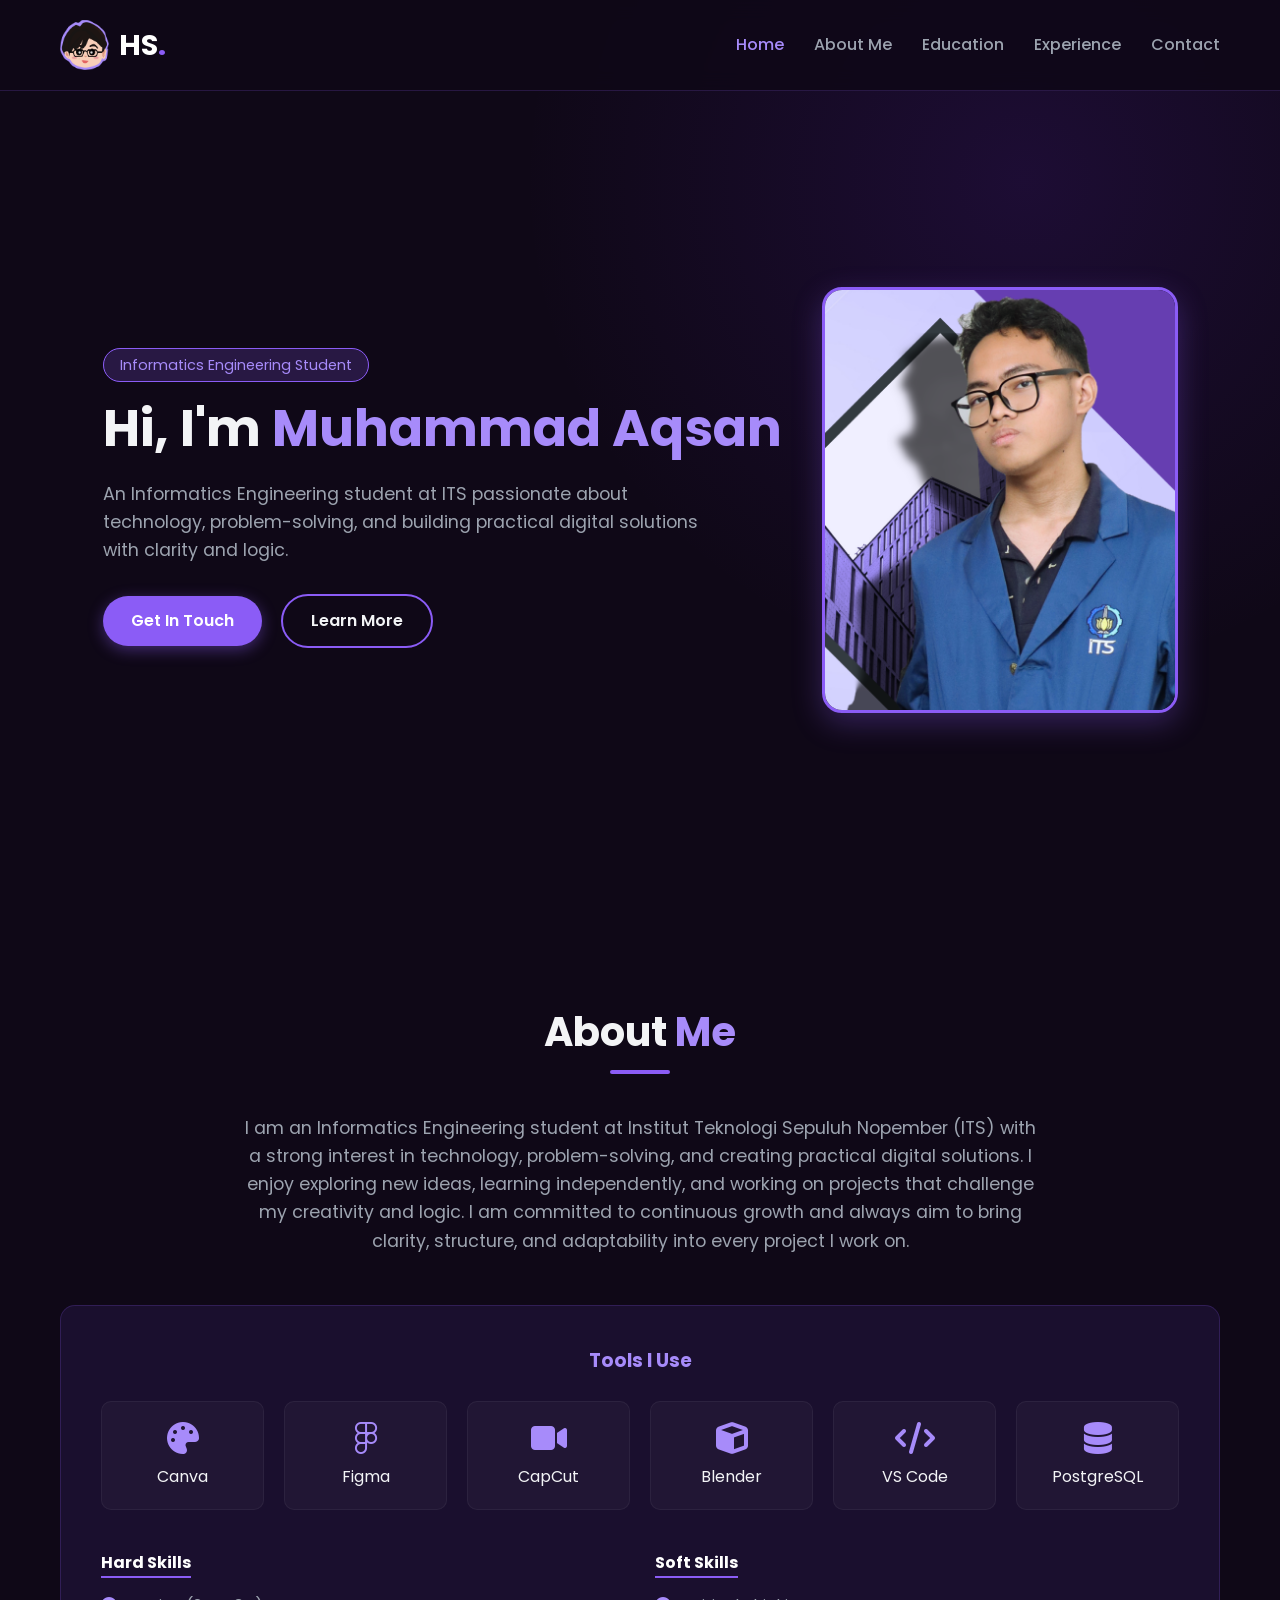
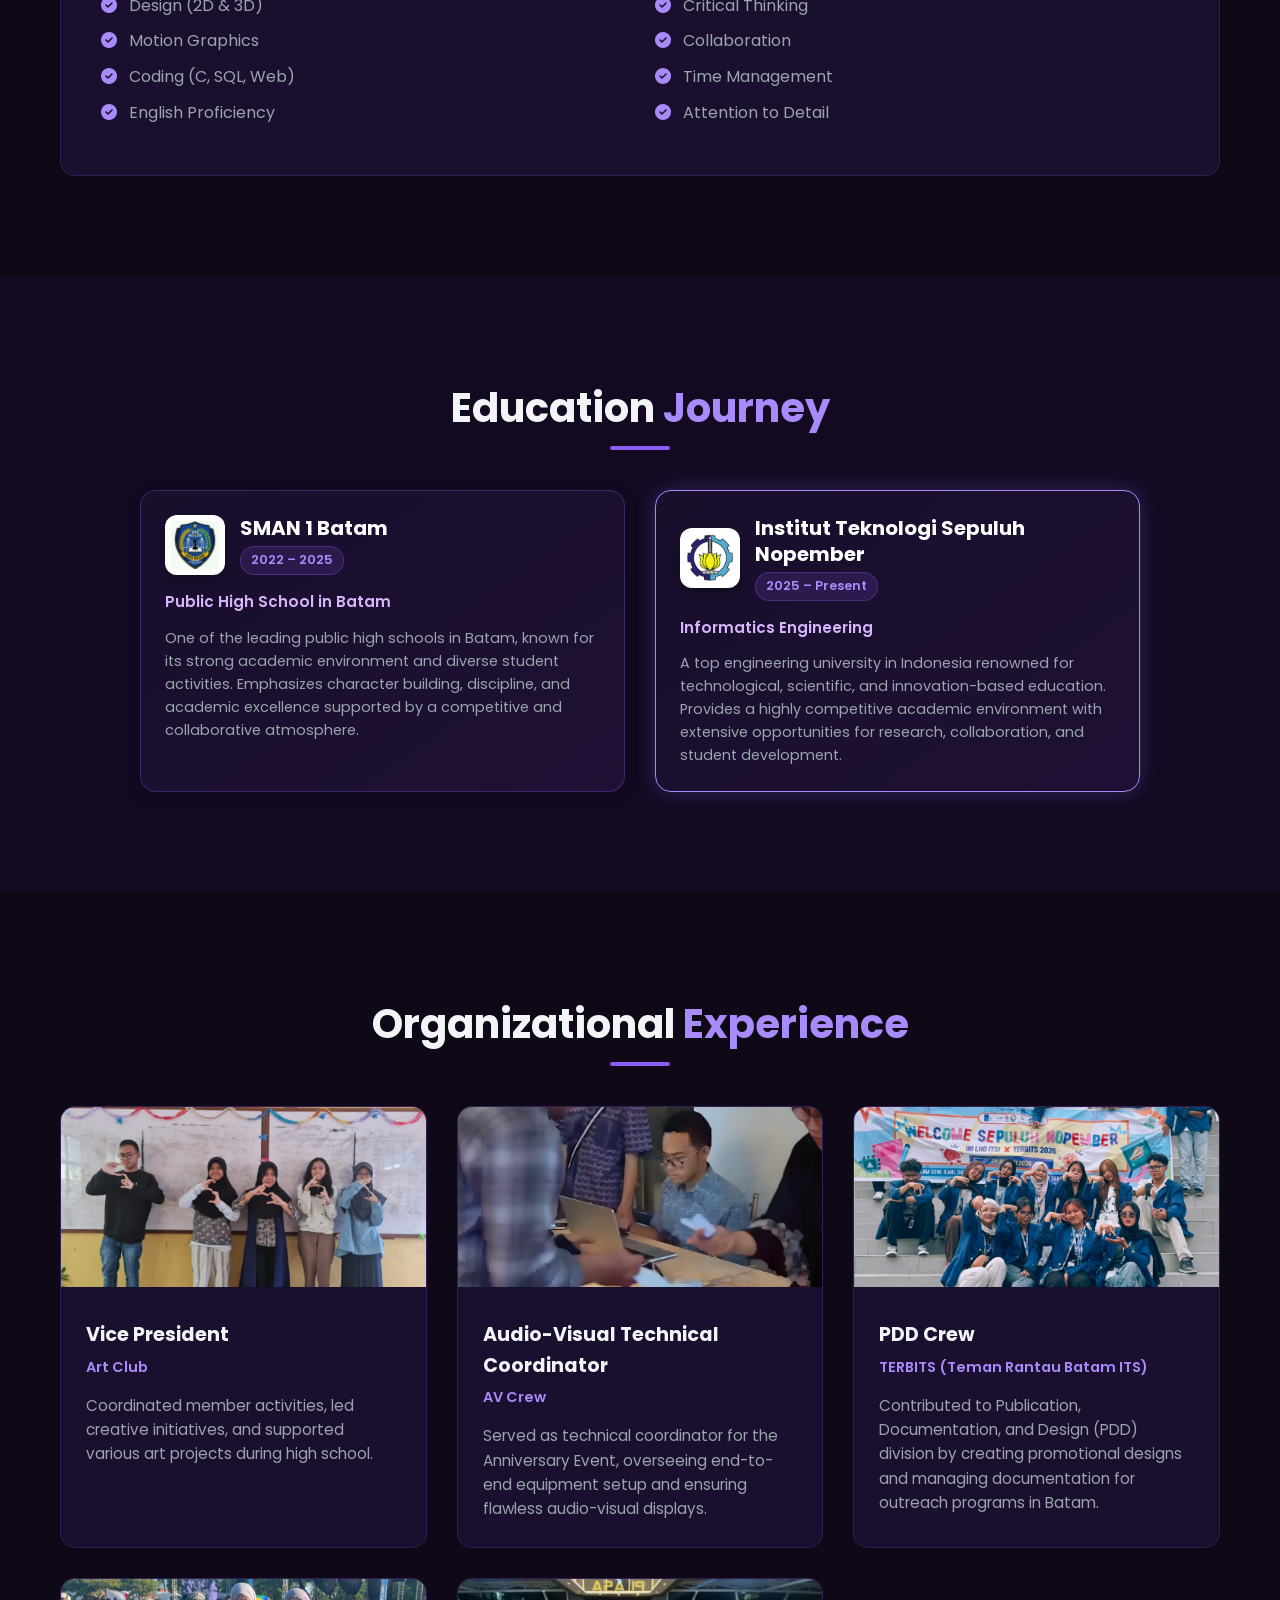
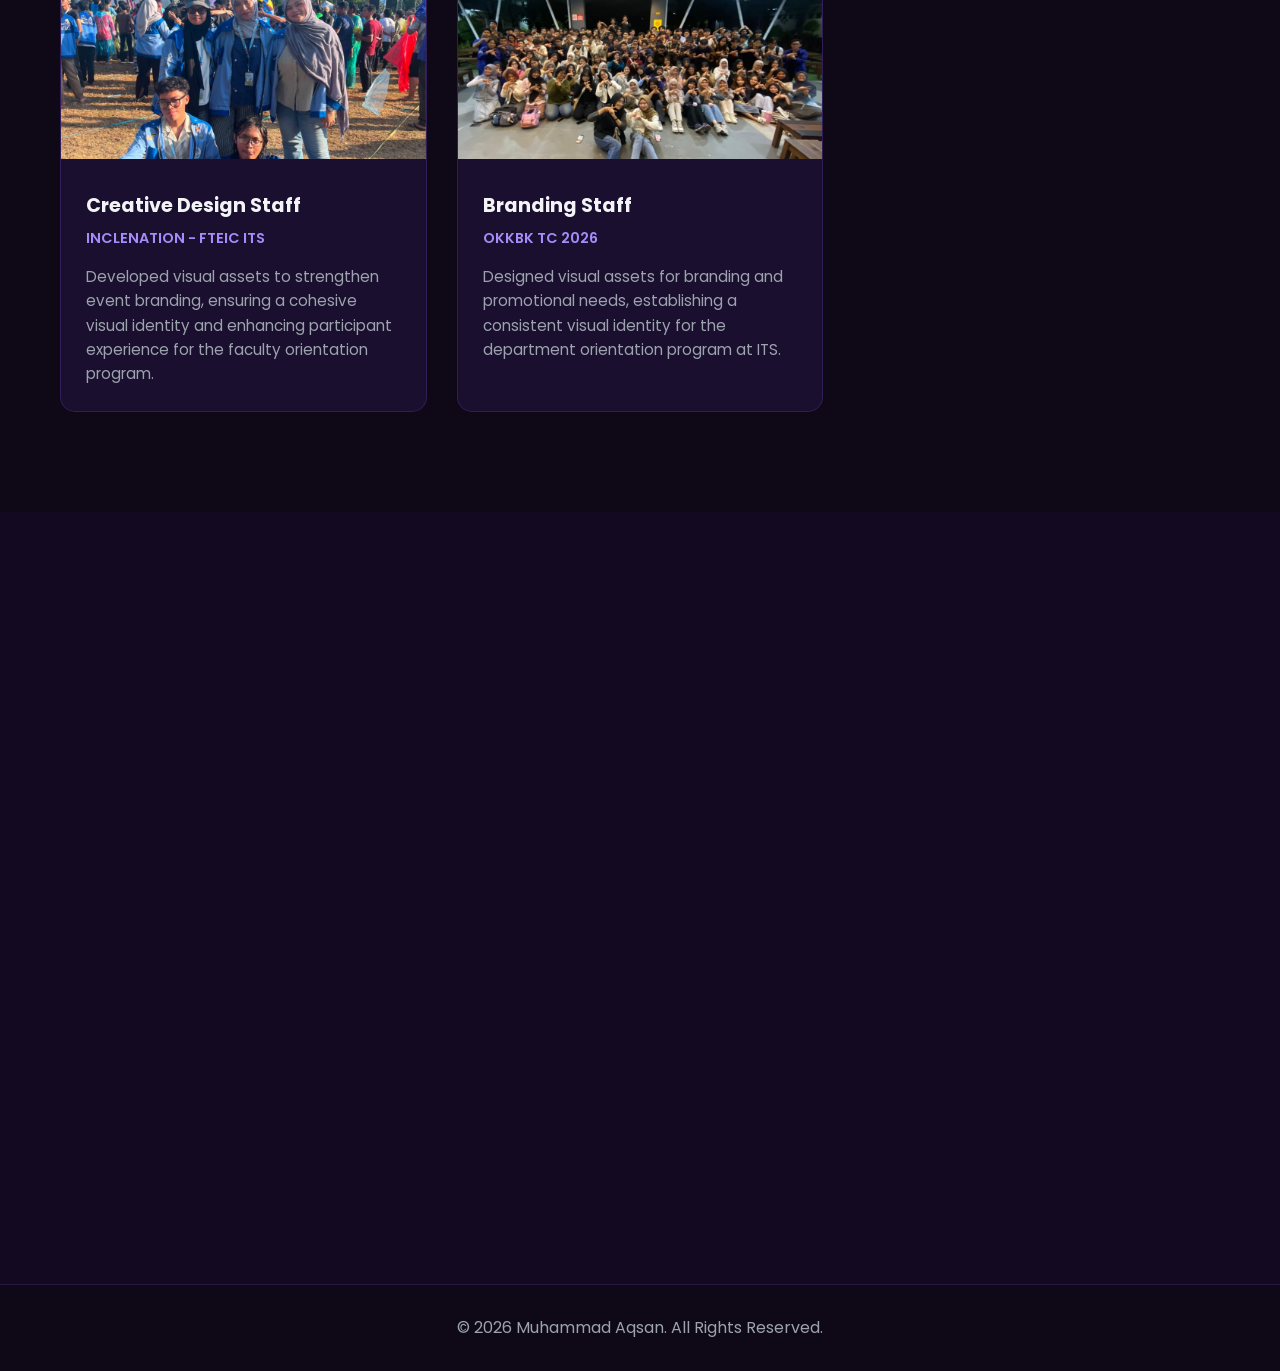
<file: index.html>
<!DOCTYPE html>
<html lang="en">
<head>
    <meta charset="UTF-8">
    <meta name="viewport" content="width=device-width, initial-scale=1.0, maximum-scale=1.0, user-scalable=no">
    <title>Muhammad Aqsan - Personal Portfolio</title>
    <link href="https://fonts.googleapis.com/css2?family=Poppins:wght@300;400;600;700&display=swap" rel="stylesheet">
    <link rel="stylesheet" href="https://cdnjs.cloudflare.com/ajax/libs/font-awesome/6.4.0/css/all.min.css">
    <link rel="stylesheet" href="BMS.css">
    <link rel="stylesheet" href="https://unpkg.com/aos@next/dist/aos.css" />
</head>
<body> 
    <!-- Header / Navbar -->
    <header class="navbar">
        <div class="container nav-container">
            <a href="#home" class="logo">
                <img src="images/my chibi.png" alt="Aqsan Logo" class="logo-img">
                <span class="logo-text">HS<span class="dot">.</span></span>
            </a>
            <nav>
                <ul class="nav-links" id="navLinks">
                    <li><a href="#home" class="active">Home</a></li>
                    <li><a href="#about">About Me</a></li>
                    <li><a href="#education">Education</a></li>
                    <li><a href="#experience">Experience</a></li>
                    <li><a href="#contact">Contact</a></li>
                </ul>
            </nav>
            <div class="menu-toggle" id="menuToggle">
                <i class="fas fa-bars"></i>
            </div>
        </div>
    </header>

    <!-- Hero / Home Section -->
    <section id="home" class="hero-section">
        <div class="container hero-container">
            <div class="hero-text" data-aos="fade-up" data-aos-duration="1000">
                <span class="badge">Informatics Engineering Student</span>
                <h1>Hi, I'm <span class="highlight">Muhammad Aqsan</span></h1>
                <p>An Informatics Engineering student at ITS passionate about technology, problem-solving, and building practical digital solutions with clarity and logic.</p>
                <div class="hero-btns">
                    <a href="#contact" class="btn btn-primary">Get In Touch</a>
                    <a href="#about" class="btn btn-secondary">Learn More</a>
                </div>
            </div>
            <div class="hero-image" data-aos="fade-left" data-aos-delay="200">
                <div class="img-wrapper">
                    <img src="images/me.png" alt="Muhammad Aqsan">
                </div>
            </div>
        </div>
    </section>

    <!-- About Me Section -->
    <section id="about" class="about-section">
        <div class="container">
            <h2 class="section-title" data-aos="fade-up">About <span>Me</span></h2>
            <div class="about-content">
                <div class="about-text" data-aos="fade-up" data-aos-delay="100">
                    <p>
                        I am an Informatics Engineering student at Institut Teknologi Sepuluh Nopember (ITS) with a strong interest in technology, problem-solving, and creating practical digital solutions. I enjoy exploring new ideas, learning independently, and working on projects that challenge my creativity and logic. I am committed to continuous growth and always aim to bring clarity, structure, and adaptability into every project I work on.
                    </p>
                </div>

                <!-- Tools & Skills -->
                <div class="skills-wrapper" data-aos="fade-up" data-aos-delay="200">
                    <h3>Tools I Use</h3>
                    <div class="tools-grid">
                        <div data-aos="zoom-in" data-aos-delay="100">
                            <div class="tool-card"><i class="fas fa-palette"></i><span>Canva</span></div>
                        </div>
                        <div data-aos="zoom-in" data-aos-delay="200">
                            <div class="tool-card"><i class="fab fa-figma"></i><span>Figma</span></div>
                        </div>
                        <div data-aos="zoom-in" data-aos-delay="300">
                            <div class="tool-card"><i class="fas fa-video"></i><span>CapCut</span></div>
                        </div>
                        <div data-aos="zoom-in" data-aos-delay="400">
                            <div class="tool-card"><i class="fas fa-cube"></i><span>Blender</span></div>
                        </div>
                        <div data-aos="zoom-in" data-aos-delay="500">
                            <div class="tool-card"><i class="fas fa-code"></i><span>VS Code</span></div>
                        </div>
                        <div data-aos="zoom-in" data-aos-delay="600">
                            <div class="tool-card"><i class="fas fa-database"></i><span>PostgreSQL</span></div>
                        </div>
                    </div>

                    <div class="skills-split">
                        <div class="skill-category">
                            <h4>Hard Skills</h4>
                            <ul>
                                <li><i class="fas fa-check-circle"></i> Design (2D & 3D)</li>
                                <li><i class="fas fa-check-circle"></i> Motion Graphics</li>
                                <li><i class="fas fa-check-circle"></i> Coding (C, SQL, Web)</li>
                                <li><i class="fas fa-check-circle"></i> English Proficiency</li>
                            </ul>
                        </div>
                        <div class="skill-category">
                            <h4>Soft Skills</h4>
                            <ul>
                                <li><i class="fas fa-check-circle"></i> Critical Thinking</li>
                                <li><i class="fas fa-check-circle"></i> Collaboration</li>
                                <li><i class="fas fa-check-circle"></i> Time Management</li>
                                <li><i class="fas fa-check-circle"></i> Attention to Detail</li>
                            </ul>
                        </div>
                    </div>
                </div>

            </div>
        </div>
    </section>

    <!-- Education Section -->
    <section id="education" class="education-section">
        <div class="container">
            <h2 class="section-title" data-aos="fade-up" data-aos-duration="1000">Education <span>Journey</span></h2>
            
            <div class="edu-grid">
                <!-- Item 1: High School -->
                <div data-aos="fade-right" data-aos-duration="1200" data-aos-delay="200">
                    <div class="edu-card">
                        <div class="edu-header">
                            <div class="edu-logo">
                                <img src="images/logo_smansa.jpg" alt="SMAN 1 Batam Logo">
                            </div>
                            <div class="edu-title">
                                <h3>SMAN 1 Batam</h3>
                                <span class="edu-badge">2022 – 2025</span>
                            </div>
                        </div>
                        <p class="edu-subtitle">Public High School in Batam</p>
                        <p class="edu-desc">One of the leading public high schools in Batam, known for its strong academic environment and diverse student activities. Emphasizes character building, discipline, and academic excellence supported by a competitive and collaborative atmosphere.</p>
                    </div>
                </div>

                <!-- Item 2: University -->
                <div data-aos="fade-left" data-aos-duration="1200" data-aos-delay="450">
                    <div class="edu-card active-card">
                        <div class="edu-header">
                            <div class="edu-logo">
                                <img src="images/Logo-ITS-Institut-Teknologi-Sepuluh-Nopember-Corel.png" alt="ITS Logo">
                            </div>
                            <div class="edu-title">
                                <h3>Institut Teknologi Sepuluh Nopember</h3>
                                <span class="edu-badge">2025 – Present</span>
                            </div>
                        </div>
                        <p class="edu-subtitle">Informatics Engineering</p>
                        <p class="edu-desc">A top engineering university in Indonesia renowned for technological, scientific, and innovation-based education. Provides a highly competitive academic environment with extensive opportunities for research, collaboration, and student development.</p>
                    </div>
                </div>
            </div>
        </div>
    </section>

    <!-- Experience Section -->
    <section id="experience" class="experience-section">
        <div class="container">
            <h2 class="section-title" data-aos="fade-up">Organizational <span>Experience</span></h2>
            <div class="cards-grid">

                <div data-aos="zoom-in" data-aos-delay="100">
                    <div class="card">
                        <div class="card-img">
                            <img src="images/Art Club.png" alt="Art Club">
                        </div>
                        <div class="card-body">
                            <h3>Vice President</h3>
                            <span class="organization">Art Club</span>
                            <p>Coordinated member activities, led creative initiatives, and supported various art projects during high school.</p>
                        </div>
                    </div>
                </div>

                <div data-aos="zoom-in" data-aos-delay="200">
                    <div class="card">
                        <div class="card-img">
                            <img src="images/AV Crew.png" alt="AV Crew">
                        </div>
                        <div class="card-body">
                            <h3>Audio-Visual Technical Coordinator</h3>
                            <span class="organization">AV Crew</span>
                            <p>Served as technical coordinator for the Anniversary Event, overseeing end-to-end equipment setup and ensuring flawless audio-visual displays.</p>
                        </div>
                    </div>
                </div>

                <div data-aos="zoom-in" data-aos-delay="300">
                    <div class="card">
                        <div class="card-img">
                            <img src="images/TERBITS.png" alt="TERBITS">
                        </div>
                        <div class="card-body">
                            <h3>PDD Crew</h3>
                            <span class="organization">TERBITS (Teman Rantau Batam ITS)</span>
                            <p>Contributed to Publication, Documentation, and Design (PDD) division by creating promotional designs and managing documentation for outreach programs in Batam.</p>
                        </div>
                    </div>
                </div>

                <div data-aos="zoom-in" data-aos-delay="400">
                    <div class="card">
                        <div class="card-img">
                            <img src="images/Inclenation.png" alt="INCLENATION">
                        </div>
                        <div class="card-body">
                            <h3>Creative Design Staff</h3>
                            <span class="organization">INCLENATION - FTEIC ITS</span>
                            <p>Developed visual assets to strengthen event branding, ensuring a cohesive visual identity and enhancing participant experience for the faculty orientation program.</p>
                        </div>
                    </div>
                </div>

                <div data-aos="zoom-in" data-aos-delay="500">
                    <div class="card">
                        <div class="card-img">
                            <img src="images/OKKBK.png" alt="OKKBK TC 2026">
                        </div>
                        <div class="card-body">
                            <h3>Branding Staff</h3>
                            <span class="organization">OKKBK TC 2026</span>
                            <p>Designed visual assets for branding and promotional needs, establishing a consistent visual identity for the department orientation program at ITS.</p>
                        </div>
                    </div>
                </div>

            </div>
        </div>
    </section>

    <!-- Contact Section -->
    <section id="contact" class="contact-section">
        <div class="container">
            <h2 class="section-title" data-aos="fade-up">Get In <span>Touch</span></h2>
            <div class="contact-wrapper">
                <div class="contact-info" data-aos="fade-right" data-aos-delay="200">
                    <div class="info-box">
                        <i class="fas fa-envelope"></i>
                        <div>
                            <h4>Email</h4>
                            <p>aqsanmuhammad808@gmail.com</p>
                        </div>
                    </div>
                    <div class="info-box">
                        <i class="fas fa-phone"></i>
                        <div>
                            <h4>Phone</h4>
                            <p>+62 895 3369 00662</p>
                        </div>
                    </div>
                    <div class="info-box">
                        <i class="fab fa-instagram"></i>
                        <div>
                            <h4>Instagram</h4>
                            <p>@muhammadhuspy</p>
                        </div>
                    </div>
                    <div class="info-box">
                        <i class="fab fa-github"></i>
                        <div>
                            <h4>GitHub / Social</h4>
                            <p>@Huspy8108</p>
                        </div>
                    </div>
                </div>

                <div data-aos="fade-left" data-aos-delay="300">
                    <form class="contact-form" action="https://api.web3forms.com/submit" method="POST">
                        <input type="hidden" name="access_key" value="fbbdcee4-d85d-4dcb-ba20-0bc4975026f1">
                        <input type="hidden" name="subject" value="Pesan Baru dari Portofolio Aqsan">
                        <div class="form-group">
                            <input type="text" name="name" placeholder="Your Name" required>
                        </div>
                        <div class="form-group">
                            <input type="email" name="email" placeholder="Your Email" required>
                        </div>
                        <div class="form-group">
                            <textarea name="message" rows="5" placeholder="Your Message" required></textarea>
                        </div>
                        <button type="submit" class="btn btn-primary">Send Message</button>
                    </form>
                </div>
            </div>
        </div>
    </section>

    <!-- Footer -->
    <footer>
        <div class="container">
            <p>&copy; 2026 Muhammad Aqsan. All Rights Reserved.</p>
        </div>
    </footer>

    <!-- Custom JS -->
    <script src="MyITS.js"></script>
    <script src="https://unpkg.com/aos@next/dist/aos.js"></script>
    <script>
        AOS.init({
            duration: 800,
            once: true,
            startEvent: 'DOMContentLoaded'
        });
    </script>
</body>
</html>
</file>
<file: BMS.css>
/* --- Root Color Variables--- */
:root {
    --bg-dark: #0f0817;
    --bg-card: #1a0f2e;
    --bg-card-hover: #261642;
    --primary: #8b5cf6;
    --primary-light: #a78bfa;
    --primary-dark: #6d28d9;
    --text-main: #f3f4f6;
    --text-muted: #9ca3af;
    --accent: #d8b4fe;
    --transition: all 0.3s ease;
}

/* --- Global Reset --- */
* {
    margin: 0;
    padding: 0;
    box-sizing: border-box;
    font-family: 'Poppins', sans-serif;
    scroll-behavior: smooth;
}

body {
    background-color: var(--bg-dark);
    color: var(--text-main);
    line-height: 1.6;
    overflow-x: hidden;
}

.container {
    max-width: 1200px;
    margin: 0 auto;
    padding: 0 20px;
}

/* --- Typography Helpers --- */
span.highlight, .section-title span {
    color: var(--primary-light);
}

.section-title {
    font-size: 2.5rem;
    text-align: center;
    margin-bottom: 50px;
    position: relative;
}

.section-title::after {
    content: '';
    width: 60px;
    height: 4px;
    background: var(--primary);
    position: absolute;
    bottom: -10px;
    left: 50%;
    transform: translateX(-50%);
    border-radius: 2px;
}

/* --- Buttons --- */
.btn {
    display: inline-block;
    padding: 12px 28px;
    border-radius: 30px;
    text-decoration: none;
    font-weight: 600;
    transition: var(--transition);
    cursor: pointer;
    border: none;
}

.btn-primary {
    background: var(--primary);
    color: #fff;
    box-shadow: 0 4px 15px rgba(139, 92, 246, 0.4);
}

.btn-primary:hover {
    background: var(--primary-dark);
    transform: translateY(-3px);
}

.btn-secondary {
    background: transparent;
    color: var(--text-main);
    border: 2px solid var(--primary);
    margin-left: 15px;
}

.btn-secondary:hover {
    background: var(--primary);
    color: #fff;
    transform: translateY(-3px);
}

/* --- Navbar --- */
.navbar {
    position: fixed;
    top: 0;
    left: 0;
    width: 100%;
    background: rgba(15, 8, 23, 0.85);
    backdrop-filter: blur(10px);
    z-index: 1000;
    padding: 20px 0;
    border-bottom: 1px solid rgba(139, 92, 246, 0.2);
}

.nav-container {
    display: flex;
    justify-content: space-between;
    align-items: center;
}

.logo {
    display: flex !important;
    align-items: center !important;
    gap: 10px !important;
    text-decoration: none !important;
    font-size: 1.8rem !important;
    font-weight: 700 !important;
}

.logo-text {
    color: #ffffff !important;
}

.logo-text .dot {
    color: var(--primary) !important;
}

.logo-img {
    height: 50px;
    width: auto;
    object-fit: contain;
}

.logo:hover .logo-img {
    transform: scale(1.1) rotate(-8deg);
}

.nav-links {
    display: flex;
    list-style: none;
}

.nav-links li {
    margin-left: 30px;
}

.nav-links a {
    color: var(--text-muted);
    text-decoration: none;
    font-weight: 500;
    transition: var(--transition);
}

.nav-links a:hover, .nav-links a.active {
    color: var(--primary-light);
}

.menu-toggle {
    display: none;
    font-size: 1.5rem;
    color: #fff;
    cursor: pointer;
}

/* --- Hero Section --- */
.hero-section {
    min-height: 100vh;
    display: flex;
    align-items: center;
    padding-top: 100px;
    background: radial-gradient(circle at 80% 20%, rgba(109, 40, 217, 0.15), transparent 40%);
}

.hero-container {
    display: flex;
    align-items: center;
    justify-content: space-between;
    gap: 40px;
}

.badge {
    background: rgba(139, 92, 246, 0.2);
    color: var(--primary-light);
    padding: 6px 16px;
    border-radius: 20px;
    font-size: 0.9rem;
    border: 1px solid var(--primary);
}

.hero-text h1 {
    font-size: 3.2rem;
    margin: 20px 0;
    line-height: 1.2;
}

.hero-text p {
    color: var(--text-muted);
    font-size: 1.1rem;
    margin-bottom: 30px;
    max-width: 600px;
}

.hero-image .img-wrapper {
    position: relative;
    border-radius: 20px;
    overflow: hidden;
    border: 3px solid var(--primary);
    box-shadow: 0 10px 30px rgba(139, 92, 246, 0.3);
}

.hero-image img {
    width: 350px;
    height: 420px;
    object-fit: cover;
    display: block;
}

/* --- About Section --- */
.about-section {
    padding: 100px 0;
    background: var(--bg-dark);
}

.about-text {
    text-align: center;
    max-width: 800px;
    margin: 0 auto 50px;
    font-size: 1.1rem;
    color: var(--text-muted);
}

.skills-wrapper {
    background: var(--bg-card);
    padding: 40px;
    border-radius: 15px;
    border: 1px solid rgba(139, 92, 246, 0.2);
}

.skills-wrapper h3 {
    text-align: center;
    margin-bottom: 25px;
    color: var(--primary-light);
}

.tools-grid {
    display: grid;
    grid-template-columns: repeat(auto-fit, minmax(130px, 1fr));
    gap: 20px;
    margin-bottom: 40px;
}

.tool-card {
    background: rgba(255, 255, 255, 0.03);
    padding: 20px;
    border-radius: 10px;
    text-align: center;
    border: 1px solid rgba(255, 255, 255, 0.05);
    transition: transform 0.3s ease-out, box-shadow 0.3s ease-out, border-color 0.3s ease-out !important;
}

.tool-card i {
    font-size: 2rem;
    color: var(--primary-light);
    margin-bottom: 10px;
    display: block;
}

.tool-card:hover {
    transform: translateY(-5px) scale(1.02) !important;
    border-color: var(--primary) !important;
    background: var(--bg-card-hover);
    box-shadow: 0 10px 20px rgba(139, 92, 246, 0.25) !important;
}

.skills-split {
    display: grid;
    grid-template-columns: 1fr 1fr;
    gap: 30px;
}

.skill-category h4 {
    color: #fff;
    margin-bottom: 15px;
    border-bottom: 2px solid var(--primary);
    display: inline-block;
}

.skill-category ul {
    list-style: none;
}

.skill-category li {
    margin-bottom: 10px;
    color: var(--text-muted);
}

.skill-category li i {
    color: var(--primary-light);
    margin-right: 8px;
}

/* --- Education Section --- */
.education-section {
    padding: 100px 0;
    background: #130a21;
}

.edu-grid {
    display: grid;
    grid-template-columns: repeat(auto-fit, minmax(320px, 1fr));
    gap: 30px;
    max-width: 1000px;
    margin: 0 auto;
}

.edu-card {
    background: rgba(30, 27, 75, 0.4);
    border: 1px solid rgba(139, 92, 246, 0.3);
    border-radius: 16px;
    padding: 30px;
    transition: transform 0.3s ease-out, box-shadow 0.3s ease-out, border-color 0.3s ease-out !important;
    position: relative;
    overflow: hidden;
    height: 100%;
}

.edu-card.active-card {
    border-color: var(--primary-light);
    background: linear-gradient(145deg, rgba(26, 15, 46, 1) 0%, rgba(38, 22, 66, 0.8) 100%);
    box-shadow: 0 0 20px rgba(139, 92, 246, 0.2);
}

.edu-card:hover {
    transform: translateY(-8px) !important;
    border-color: var(--primary) !important;
    box-shadow: 0 10px 30px rgba(139, 92, 246, 0.3) !important;
}

.edu-header {
    display: flex;
    align-items: center;
    gap: 15px;
    margin-bottom: 15px;
}

.edu-logo {
    width: 60px;
    height: 60px;
    background: #ffffff;
    border-radius: 12px;
    padding: 6px;
    display: flex;
    align-items: center;
    justify-content: center;
    flex-shrink: 0;
    box-shadow: 0 4px 10px rgba(0, 0, 0, 0.3);
}

.edu-logo img {
    max-width: 100%;
    max-height: 100%;
    object-fit: contain;
}

.edu-title h3 {
    font-size: 1.25rem;
    color: #ffffff;
    line-height: 1.3;
}

.edu-badge {
    display: inline-block;
    font-size: 0.8rem;
    font-weight: 600;
    color: var(--primary-light);
    background: rgba(139, 92, 246, 0.15);
    padding: 3px 10px;
    border-radius: 20px;
    margin-top: 5px;
    border: 1px solid rgba(139, 92, 246, 0.3);
}

.edu-subtitle {
    font-size: 0.95rem;
    color: var(--accent);
    font-weight: 600;
    margin-bottom: 12px;
}

.edu-desc {
    font-size: 0.9rem;
    color: var(--text-muted);
    line-height: 1.6;
}

/* --- Experience Section --- */
.experience-section {
    padding: 100px 0;
    background: var(--bg-dark);
}

.cards-grid {
    display: grid;
    grid-template-columns: repeat(auto-fit, minmax(300px, 1fr));
    gap: 30px;
}

.card {
    background: var(--bg-card);
    border-radius: 15px;
    overflow: hidden;
    border: 1px solid rgba(139, 92, 246, 0.2);
    transition: transform 0.3s ease-out, box-shadow 0.3s ease-out, border-color 0.3s ease-out !important;
    height: 100%;
}

.card:hover {
    transform: translateY(-8px) !important;
    border-color: var(--primary) !important;
    box-shadow: 0 12px 24px rgba(0, 0, 0, 0.3) !important;
}

.card-img img {
    width: 100%;
    height: 180px;
    object-fit: cover;
}

.card-body {
    padding: 25px;
}

.card-body h3 {
    font-size: 1.2rem;
    margin-bottom: 5px;
}

.card-body .organization {
    display: block;
    color: var(--primary-light);
    font-size: 0.9rem;
    font-weight: 600;
    margin-bottom: 15px;
}

.card-body p {
    color: var(--text-muted);
    font-size: 0.95rem;
}

/* --- Contact Section --- */
.contact-section {
    padding: 100px 0;
    background: #130a21;
}

.contact-wrapper {
    display: grid;
    grid-template-columns: 1fr 1fr;
    gap: 50px;
}

.contact-info {
    display: flex;
    flex-direction: column;
    gap: 25px;
}

.info-box {
    display: flex;
    align-items: center;
    gap: 20px;
    background: var(--bg-card);
    padding: 20px;
    border-radius: 12px;
    border: 1px solid rgba(139, 92, 246, 0.2);
    transition: transform 0.3s ease-out, border-color 0.3s ease-out !important;
}

.info-box:hover {
    transform: translateX(6px) !important;
    border-color: var(--primary) !important;
}

.info-box i {
    font-size: 1.8rem;
    color: var(--primary-light);
}

.info-box h4 {
    font-size: 1.1rem;
}

.info-box p {
    color: var(--text-muted);
}

.contact-form {
    background: var(--bg-card);
    padding: 30px;
    border-radius: 15px;
    border: 1px solid rgba(139, 92, 246, 0.2);
}

.form-group {
    margin-bottom: 20px;
}

.form-group input, .form-group textarea {
    width: 100%;
    padding: 14px;
    border-radius: 8px;
    background: rgba(255, 255, 255, 0.05);
    border: 1px solid rgba(255, 255, 255, 0.1);
    color: #fff;
    outline: none;
    transition: var(--transition);
}

.form-group input:focus, .form-group textarea:focus {
    border-color: var(--primary);
}

/* --- Footer --- */
footer {
    text-align: center;
    padding: 30px 0;
    background: var(--bg-dark);
    border-top: 1px solid rgba(139, 92, 246, 0.2);
    color: var(--text-muted);
}

/* --- Ripple Effect  --- */
.tool-card, 
.contact-form .btn-primary {
    position: relative;
    overflow: hidden;
}

.ripple-element {
    position: absolute;
    width: 10px;
    height: 10px;
    background: rgba(167, 139, 250, 0.5);
    border-radius: 50%;
    transform: translate(-50%, -50%) scale(0);
    pointer-events: none;
    animation: center-outward-ripple 0.45s ease-out forwards;
}

@keyframes center-outward-ripple {
    0% {
        transform: translate(-50%, -50%) scale(0);
        opacity: 0.8;
    }
    100% {
        transform: translate(-50%, -50%) scale(30);
        opacity: 0;
    }
}

/* --- Tampilan Layar HP / Mobile --- */
@media (max-width: 600px) {
    .hero-text h1 {
        font-size: 2.1rem;
    }

    .hero-image img {
        width: 100%;
        max-width: 280px;
        height: auto;
        margin: 0 auto;
    }

    .hero-btns {
        display: flex;
        flex-direction: column;
        gap: 12px;
    }

    .btn-secondary {
        margin-left: 0;
    }

    .tools-grid {
        grid-template-columns: repeat(2, 1fr);
        gap: 12px;
    }

    .cards-grid,
    .edu-grid {
        grid-template-columns: 1fr;
        gap: 20px;
    }

    @media (hover: none) {
        .tool-card:hover,
        .card:hover,
        .edu-card:hover {
            transform: none !important;
            box-shadow: none !important;
        }
    }
}

.edu-card {
    background: linear-gradient(145deg, rgba(26, 15, 46, 0.9) 0%, rgba(38, 22, 66, 0.6) 100%) !important;
    border: 1px solid rgba(139, 92, 246, 0.3) !important;
    border-radius: 16px;
    padding: 24px;
    box-shadow: 0 4px 15px rgba(0, 0, 0, 0.2);
}

.edu-card.active-card {
    border-color: var(--primary-light) !important;
    box-shadow: 0 0 20px rgba(139, 92, 246, 0.3) !important;
}

/* --- FIX LAYOUT MOBILE --- */
@media (max-width: 768px) {
    .hero-container {
        flex-direction: column !important;
        text-align: center !important;
        gap: 30px !important;
        padding-top: 20px !important;
    }

    .hero-text {
        width: 100% !important;
        max-width: 100% !important;
    }

    .hero-text h1 {
        font-size: 2.2rem !important;
        line-height: 1.3 !important;
    }

    .hero-text p {
        font-size: 0.95rem !important;
        margin: 0 auto 25px !important;
    }

    .hero-btns {
        display: flex !important;
        flex-direction: column !important;
        gap: 12px !important;
        align-items: center !important;
    }

    .btn-secondary {
        margin-left: 0 !important;
        width: 100% !important;
        max-width: 250px !important;
    }

    .btn-primary {
        width: 100% !important;
        max-width: 250px !important;
    }

    .hero-image {
        width: 100% !important;
        display: flex !important;
        justify-content: center !important;
    }

    .hero-image img {
        width: 240px !important;
        height: 280px !important;
        object-fit: cover !important;
    }

    .menu-toggle {
        display: block !important;
    }

    .nav-links {
        position: absolute;
        top: 100%;
        left: 0;
        width: 100%;
        background: rgba(26, 15, 46, 0.98);
        flex-direction: column;
        padding: 20px 0;
        display: none;
        border-bottom: 2px solid var(--primary);
    }

    .nav-links.active {
        display: flex !important;
    }
}

/* --- STRICT MOBILE OVERFLOW LOCK --- */
html, body {
    width: 100% !important;
    max-width: 100% !important;
    overflow-x: hidden !important;
    position: relative;
}

@media (max-width: 768px) {
    .container,
    .hero-container,
    .skills-wrapper,
    .contact-wrapper {
        width: 100% !important;
        max-width: 100% !important;
        padding-left: 15px !important;
        padding-right: 15px !important;
        box-sizing: border-box !important;
    }

    .edu-grid,
    .cards-grid,
    .contact-wrapper {
        grid-template-columns: 1fr !important;
        width: 100% !important;
    }

    .hero-text h1 {
        font-size: 2rem !important;
    }

    .hero-image img {
        width: 100% !important;
        max-width: 260px !important;
        height: auto !important;
    }
}
</file>
